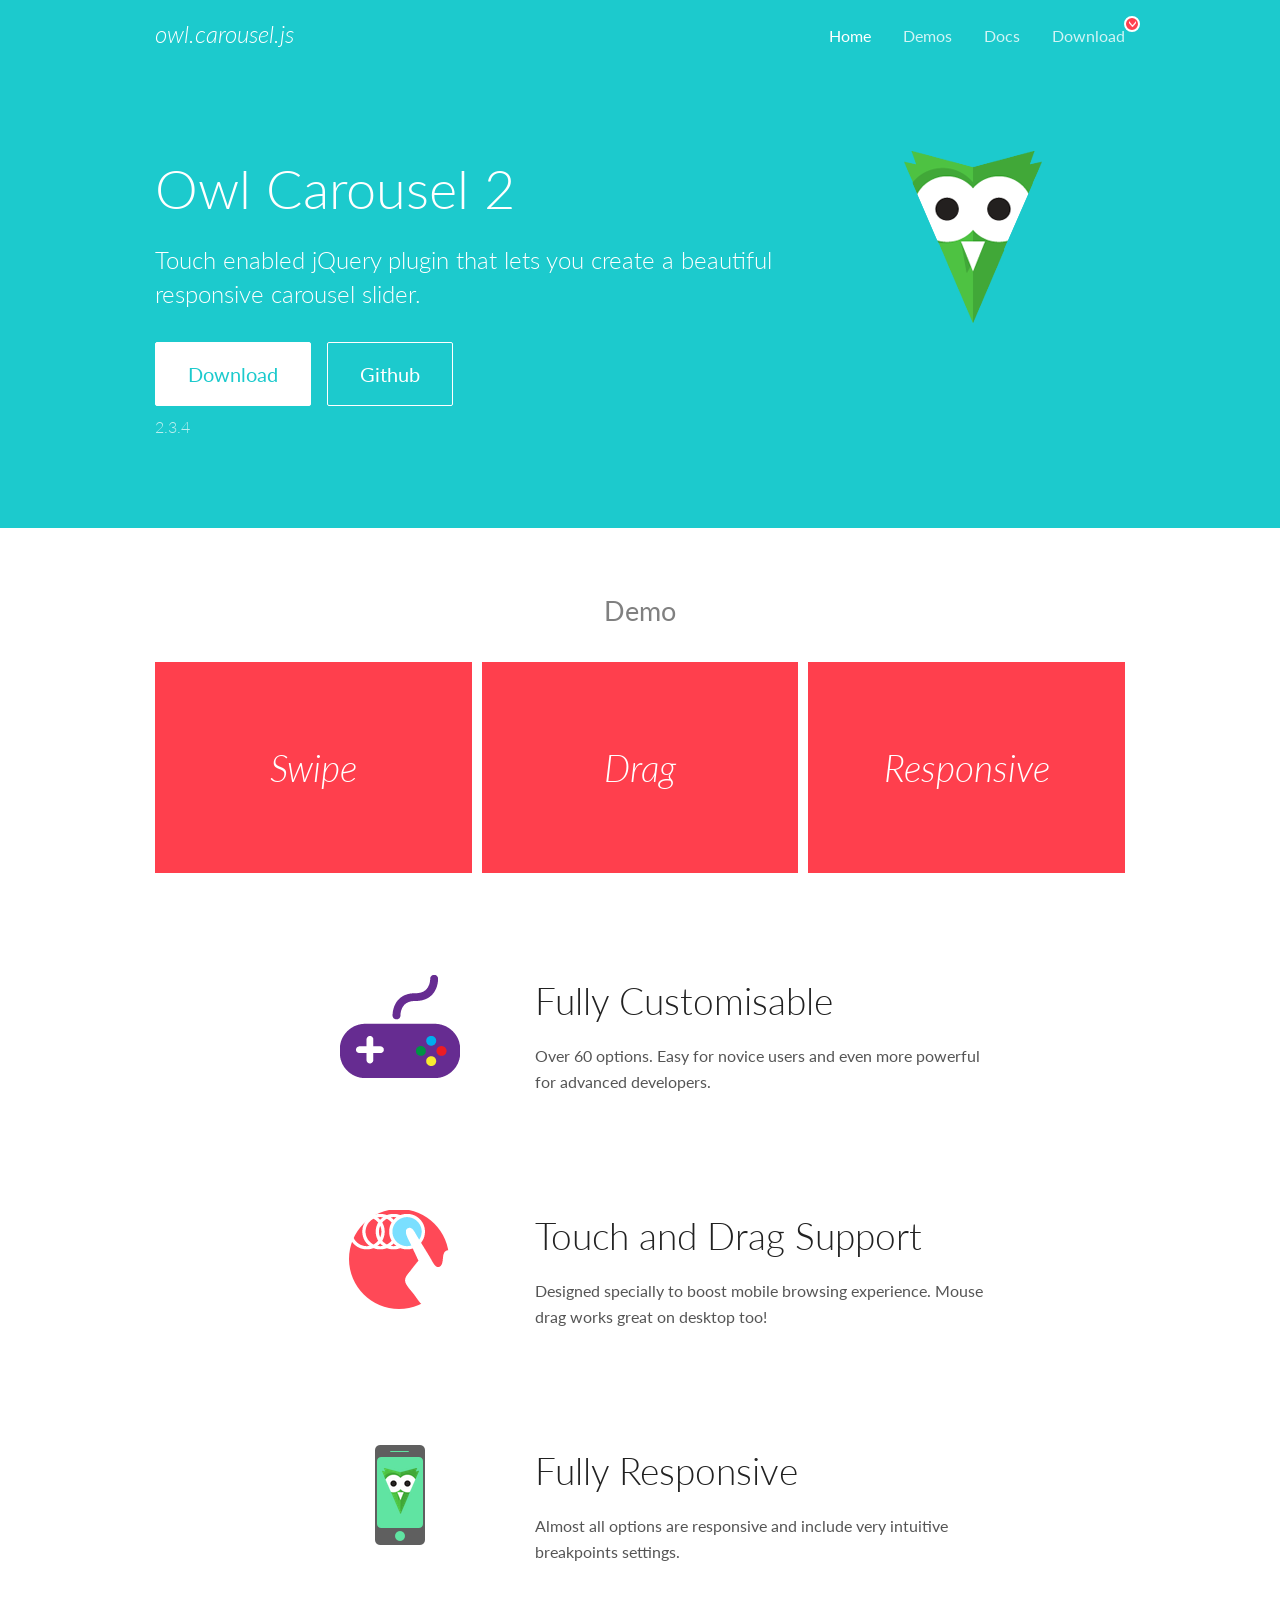
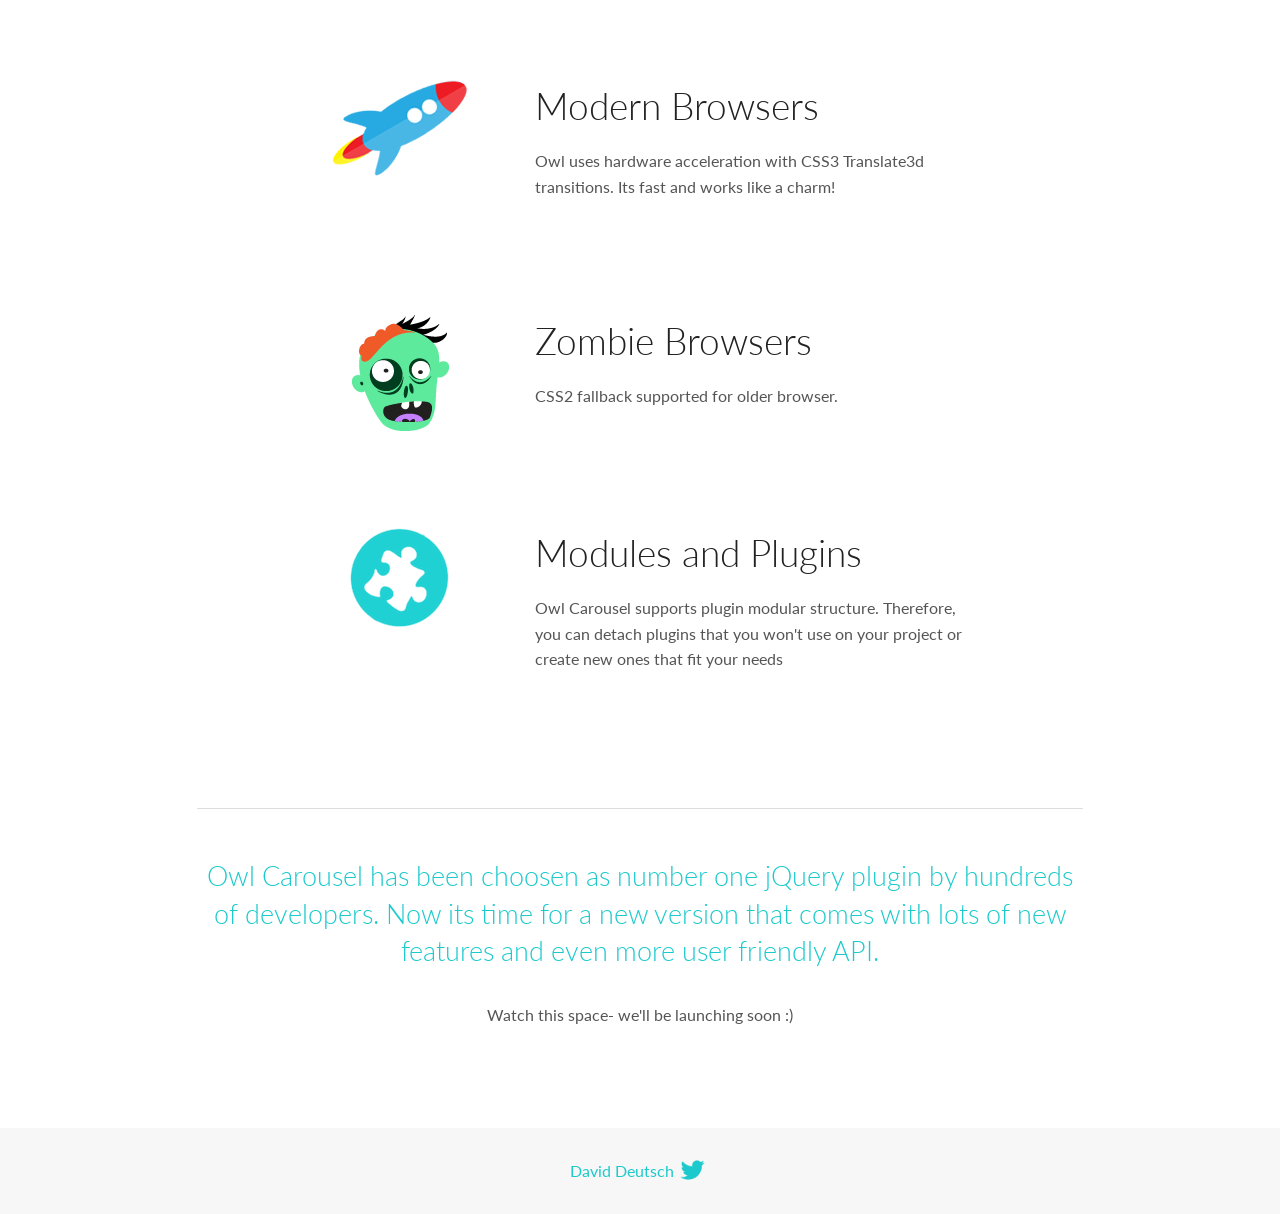
<file: static/js/OwlCarousel2-2.3.4/docs/index.html>
<!DOCTYPE html>
<html lang="en">
  <head>

    <!-- head -->
    <meta charset="utf-8">
    <meta name="msapplication-tap-highlight" content="no" />
    <meta name="viewport" content="width=device-width, initial-scale=1.0" />
    <meta name="description" content="Touch enabled jQuery plugin that lets you create beautiful responsive carousel slider.">
    <meta name="author" content="David Deutsch">
    <title>
      Home | Owl Carousel | 2.3.4
    </title>

    <!-- Stylesheets -->
    <link href='https://fonts.googleapis.com/css?family=Lato:300,400,700,400italic,300italic' rel='stylesheet' type='text/css'>
    <link rel="stylesheet" href="assets/css/docs.theme.min.css">

    <!-- Owl Stylesheets -->
    <link rel="stylesheet" href="assets/owlcarousel/assets/owl.carousel.min.css">
    <link rel="stylesheet" href="assets/owlcarousel/assets/owl.theme.default.min.css">

    <!-- HTML5 shim and Respond.js IE8 support of HTML5 elements and media queries -->

    <!--[if lt IE 9]>
      <script src="https://oss.maxcdn.com/libs/html5shiv/3.7.0/html5shiv.js"></script>
      <script src="https://oss.maxcdn.com/libs/respond.js/1.3.0/respond.min.js"></script>
    <![endif]-->

    <!-- Favicons -->
    <link rel="apple-touch-icon-precomposed" sizes="144x144" href="assets/ico/apple-touch-icon-144-precomposed.png">
    <link rel="shortcut icon" href="assets/ico/favicon.png">
    <link rel="shortcut icon" href="favicon.ico">

    <!-- Yeah i know js should not be in header. Its required for demos.-->

    <!-- javascript -->
    <script src="assets/vendors/jquery.min.js"></script>
    <script src="assets/owlcarousel/owl.carousel.js"></script>
  </head>
  <body>

    <!-- header -->
    <header class="header">
      <div class="row">
        <div class="large-12 columns">
          <div class="brand left">
            <h3>
              <a href="/OwlCarousel2/">owl.carousel.js</a> 
            </h3>
          </div>
          <a id="toggle-nav" class="right">
            <span></span> <span></span> <span></span> 
          </a> 
          <div class="nav-bar">
            <ul class="clearfix">
              <li class="active">
                <a href="/OwlCarousel2/index.html">Home</a> 
              </li>
              <li> <a href="/OwlCarousel2/demos/demos.html">Demos</a>  </li>
              <li> <a href="/OwlCarousel2/docs/started-welcome.html">Docs</a>  </li>
              <li>
                <a href="https://github.com/OwlCarousel2/OwlCarousel2/archive/2.3.4.zip">Download</a> 
                <span class="download"></span> 
              </li>
            </ul>
          </div>
        </div>
      </div>
    </header>

    <!-- home panel -->
    <section id="hero">
      <div class="row">
        <div class="large-8 medium-8 columns">
          <h1>Owl Carousel 2</h1>
          <h4>Touch enabled jQuery plugin that lets you create a beautiful responsive carousel slider.</h4>
          <a href="https://github.com/OwlCarousel2/OwlCarousel2/archive/2.3.4.zip" class="hero-button">Download</a> 
          <a href="https://github.com/OwlCarousel2/OwlCarousel2" class="hero-button outline">Github</a> 
          <p>2.3.4</p>
        </div>
        <div class="large-4 medium-4 columns">
          <img class="owl-logo" src="assets/img/owl-logo.png" alt="mr. Owl">
        </div>
      </div>
    </section>

    <!-- body -->
    <div class="home-demo">
      <div class="row">
        <div class="large-12 columns">
          <h3>Demo</h3>
          <div class="owl-carousel">
            <div class="item">
              <h2>Swipe</h2>
            </div>
            <div class="item">
              <h2>Drag</h2>
            </div>
            <div class="item">
              <h2>Responsive</h2>
            </div>
            <div class="item">
              <h2>CSS3</h2>
            </div>
            <div class="item">
              <h2>Fast</h2>
            </div>
            <div class="item">
              <h2>Easy</h2>
            </div>
            <div class="item">
              <h2>Free</h2>
            </div>
            <div class="item">
              <h2>Upgradable</h2>
            </div>
            <div class="item">
              <h2>Tons of options</h2>
            </div>
            <div class="item">
              <h2>Infinity</h2>
            </div>
            <div class="item">
              <h2>Auto Width</h2>
            </div>
          </div>
        </div>
      </div>
    </div>
    <script>
      var owl = $('.owl-carousel');
      owl.owlCarousel({
        margin: 10,
        loop: true,
        responsive: {
          0: {
            items: 1
          },
          600: {
            items: 2
          },
          1000: {
            items: 3
          }
        }
      })
    </script>

    <!-- features -->
    <div id="features">
      <div class="row">
        <div class="small-12 medium-9 small-centered columns">
          <section class="row feature">
            <div class="medium-4 small-12 columns">
              <img src="assets/img/feature-options.png" alt="">
            </div>
            <div class="medium-8 small-12 columns">
              <h2>Fully Customisable</h2>
              <p>Over 60 options. Easy for novice users and even more powerful for advanced developers.</p>
            </div>
          </section>
          <section class="row feature">
            <div class="medium-4 small-12 columns">
              <img src="assets/img/feature-drag.png" alt="">
            </div>
            <div class="medium-8 small-12 columns">
              <h2>Touch and Drag Support</h2>
              <p>Designed specially to boost mobile browsing experience. Mouse drag works great on desktop too!</p>
            </div>
          </section>
          <section class="row feature">
            <div class="medium-4 small-12 columns">
              <img src="assets/img/feature-responsive.png" alt="">
            </div>
            <div class="medium-8 small-12 columns">
              <h2>Fully Responsive</h2>
              <p>Almost all options are responsive and include very intuitive breakpoints settings.</p>
            </div>
          </section>
          <section class="row feature">
            <div class="medium-4 small-12 columns">
              <img src="assets/img/feature-modern.png" alt="">
            </div>
            <div class="medium-8 small-12 columns">
              <h2>Modern Browsers</h2>
              <p>Owl uses hardware acceleration with CSS3 Translate3d transitions. Its fast and works like a charm! </p>
            </div>
          </section>
          <section class="row feature">
            <div class="medium-4 small-12 columns">
              <img src="assets/img/feature-zombie.png" alt="">
            </div>
            <div class="medium-8 small-12 columns">
              <h2>Zombie Browsers</h2>
              <p>CSS2 fallback supported for older browser.</p>
            </div>
          </section>
          <section class="row feature">
            <div class="medium-4 small-12 columns">
              <img src="assets/img/feature-module.png" alt="">
            </div>
            <div class="medium-8 small-12 columns">
              <h2>Modules and Plugins</h2>
              <p>Owl Carousel supports plugin modular structure. Therefore, you can detach plugins that you won&#x27;t use on your project or create new ones that fit your needs</p>
            </div>
          </section>
        </div>
      </div>
    </div>

    <!-- footer -->
    <section id="teaser-text">
      <div class="row">
        <div class="small-12 medium-11 small-centered columns">
          <hr>
          <h3 id="owl-carousel-has-been-choosen-as-number-one-jquery-plugin-by-hundreds-of-developers-now-its-time-for-a-new-version-that-comes-with-lots-of-new-features-and-even-more-user-friendly-api-">Owl Carousel has been choosen as number one jQuery plugin by hundreds of developers. Now its time for a new version that comes with lots of new features and even more user friendly API.</h3>
          <p>Watch this space- we&#39;ll be launching soon :)</p>
        </div>
      </div>
    </section>

    <!-- footer -->
    <footer class="footer">
      <div class="row">
        <div class="large-12 columns">
          <h5>
            <a href="/OwlCarousel2/docs/support-contact.html">David Deutsch</a> 
            <a id="custom-tweet-button" href="https://twitter.com/share?url=https://github.com/OwlCarousel2/OwlCarousel2&text=Owl Carousel - This is so awesome! " target="_blank"></a> 
          </h5>
        </div>
      </div>
    </footer>

    <!-- vendors -->
    <script src="assets/vendors/highlight.js"></script>
    <script src="assets/js/app.js"></script>
  </body>
</html>
</file>
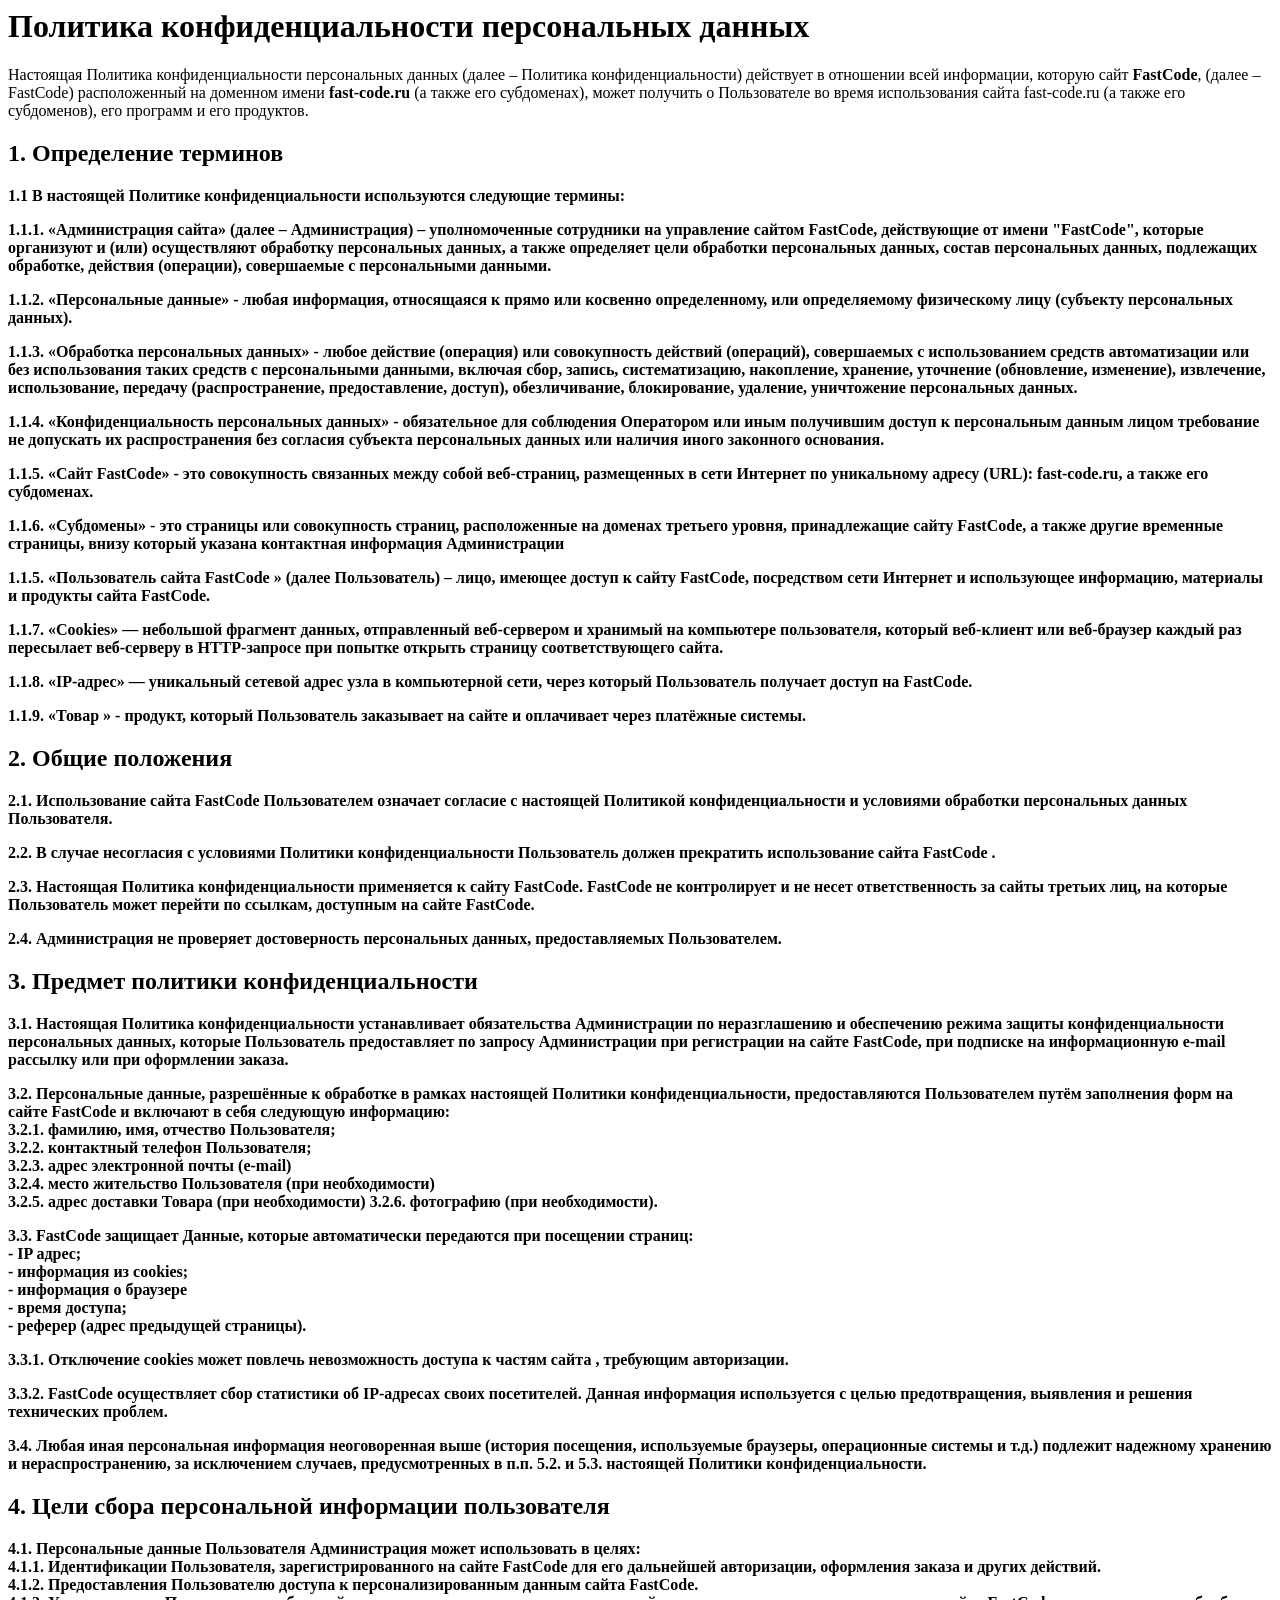
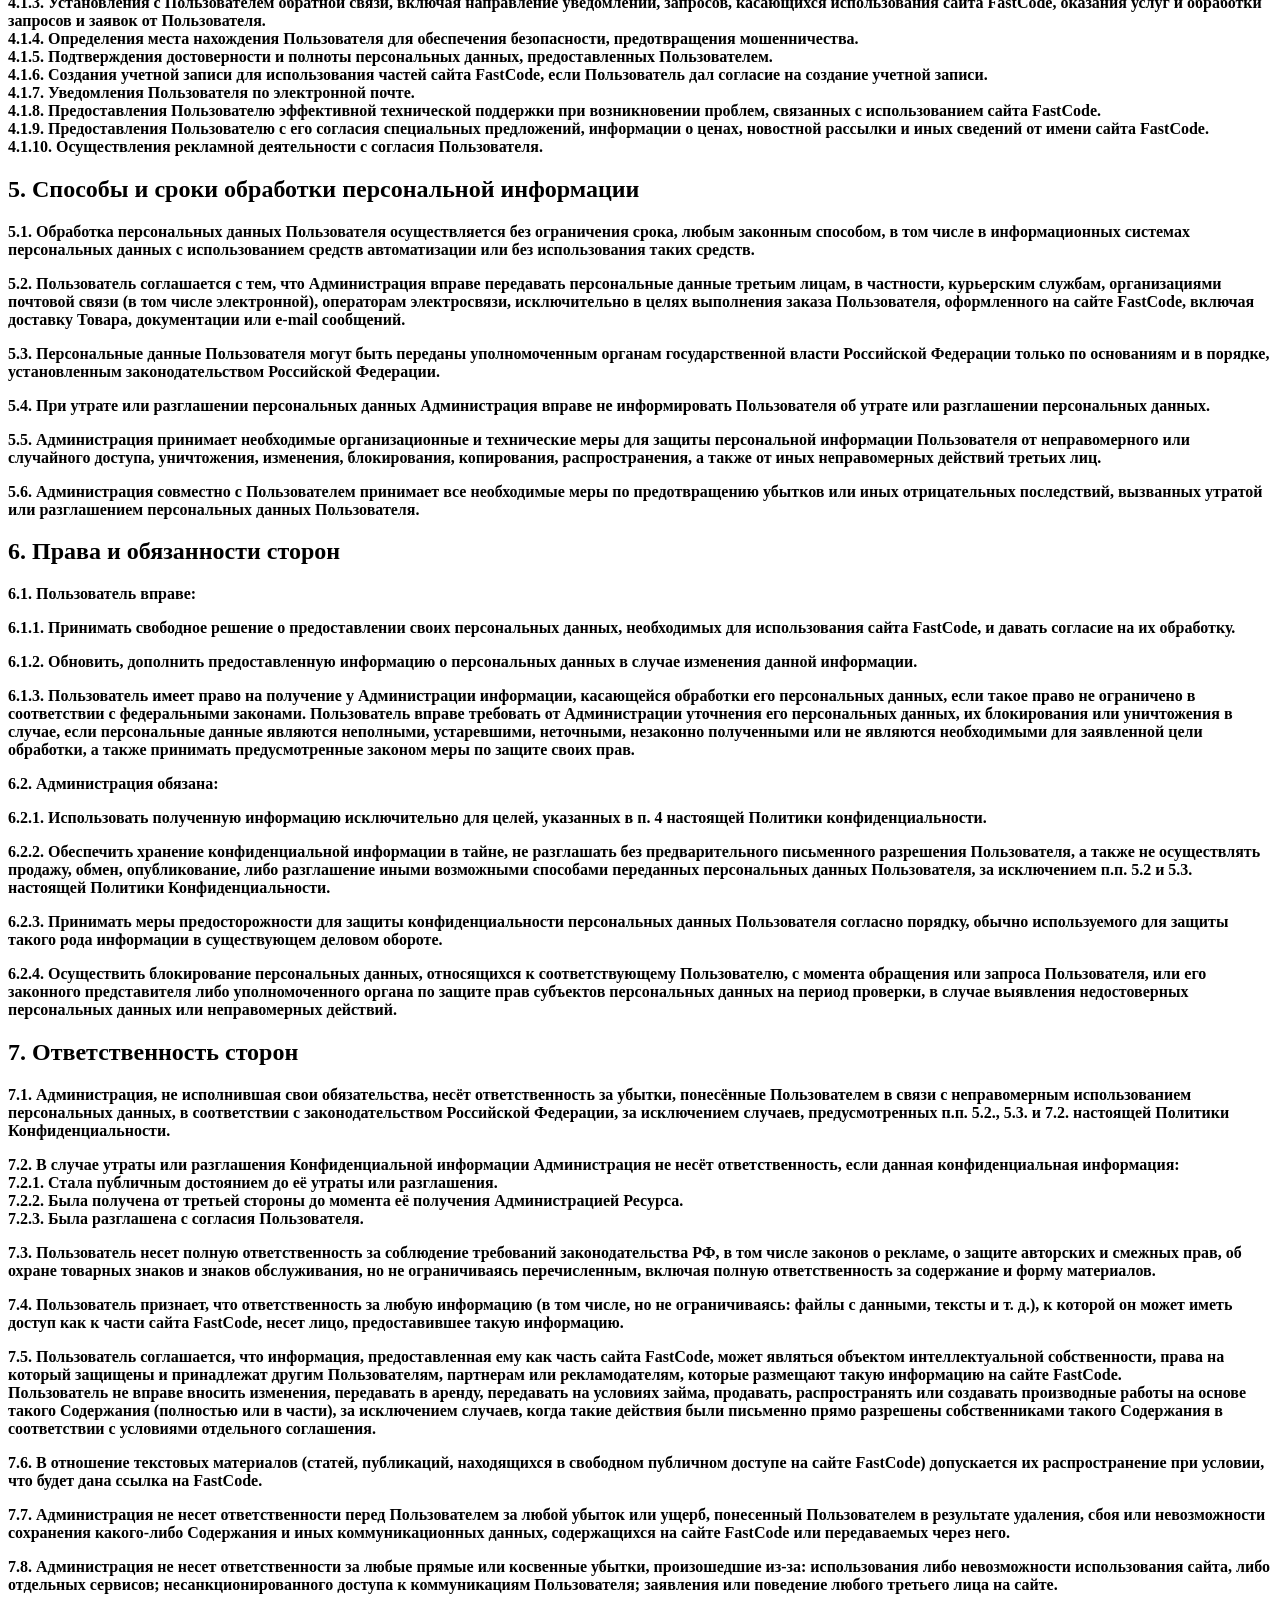
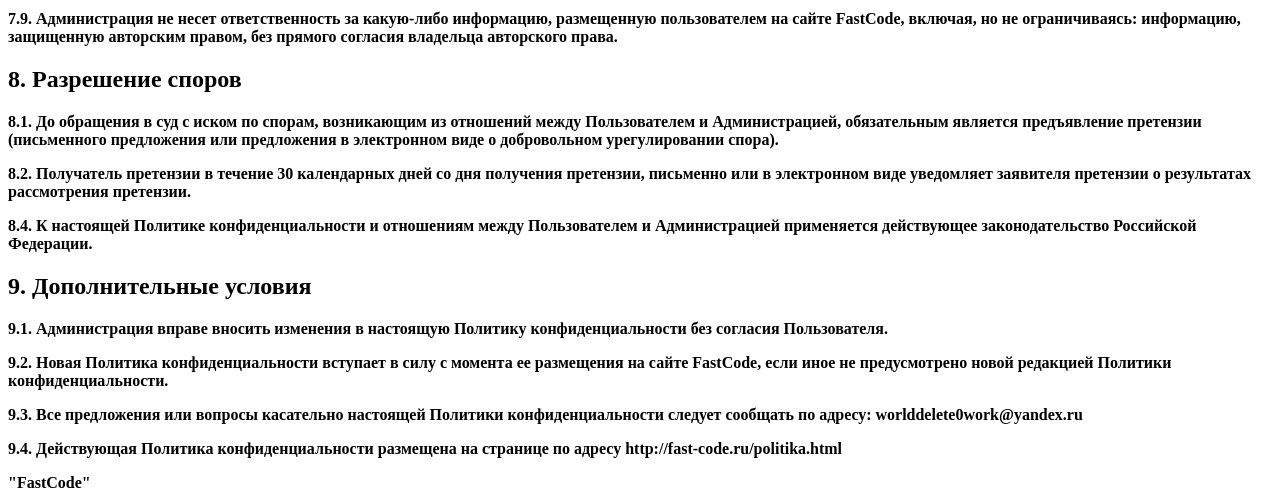
<file: templates/main/politica.html>
<body><div class="layout">
    <h1>Политика конфиденциальности персональных данных</h1>
    <p>Настоящая Политика конфиденциальности персональных данных (далее – Политика конфиденциальности) действует в 
    отношении всей информации, которую сайт <strong>FastCode</strong>, (далее – FastCode) расположенный на 
    доменном имени <strong>fast-code.ru</strong> (а также его субдоменах), может получить о Пользователе во время использования 
    сайта fast-code.ru (а также его субдоменов), его программ и его продуктов.</p>
    
    <h2>1. Определение терминов</h2>
    
    <p><strong>1.1 В настоящей Политике конфиденциальности используются следующие термины:<strong></strong></strong></p><strong><strong>
    
    <p>1.1.1. «<strong>Администрация сайта</strong>» (далее – Администрация) – уполномоченные сотрудники 
    на управление сайтом <strong>FastCode</strong>, действующие от имени  "FastCode",
    которые организуют и (или) осуществляют обработку персональных данных, а также определяет цели обработки персональных 
    данных, состав персональных данных, подлежащих обработке, действия (операции), совершаемые с персональными данными.</p>
    
    <p>1.1.2. «Персональные данные» - любая информация, относящаяся к прямо или косвенно определенному, или определяемому 
    физическому лицу (субъекту персональных данных).</p>

    <p>1.1.3. «Обработка персональных данных» - любое действие (операция) или совокупность действий (операций), совершаемых 
    с использованием средств автоматизации или без использования таких средств с персональными данными, включая сбор, запись, 
    систематизацию, накопление, хранение, уточнение (обновление, изменение), извлечение, использование, передачу 
    (распространение, предоставление, доступ), обезличивание, блокирование, удаление, уничтожение персональных данных.</p>

    <p>1.1.4. «Конфиденциальность персональных данных» - обязательное для соблюдения Оператором или иным получившим доступ 
    к персональным данным лицом требование не допускать их распространения без согласия субъекта персональных данных или 
    наличия иного законного основания.</p>

    <p>1.1.5. «Сайт <strong> FastCode</strong>» - это совокупность связанных между собой веб-страниц, размещенных в сети Интернет по уникальному 
    адресу (URL): <strong>fast-code.ru</strong>, а также его субдоменах.</p>

    <p>1.1.6. «Субдомены»  - это страницы или совокупность страниц, расположенные на доменах третьего уровня, 
    принадлежащие сайту FastCode, а также другие временные страницы, внизу который указана контактная
    информация Администрации</p>
    
    <p>1.1.5. «Пользователь сайта <strong>FastCode</strong> » (далее Пользователь) – лицо, имеющее доступ 
    к сайту <strong>FastCode</strong>, посредством сети Интернет 
    и использующее информацию, материалы и продукты сайта <strong>FastCode</strong>.</p>
    
    <p>1.1.7. «Cookies» — небольшой фрагмент данных, отправленный веб-сервером и хранимый на компьютере пользователя, 
    который веб-клиент или веб-браузер каждый раз пересылает веб-серверу в HTTP-запросе при попытке открыть страницу 
    соответствующего сайта.</p>

    <p>1.1.8. «IP-адрес» — уникальный сетевой адрес узла в компьютерной сети, через который Пользователь получает доступ на 
    FastCode.</p>
    
    <p>1.1.9. «Товар » - продукт, который Пользователь заказывает на сайте и оплачивает через платёжные системы.</p>
    
    <h2>2. Общие положения</h2>
    <p>2.1. Использование сайта FastCode Пользователем означает согласие с настоящей Политикой 
    конфиденциальности и условиями обработки персональных данных Пользователя.</p>

    <p>2.2. В случае несогласия с условиями Политики конфиденциальности Пользователь должен прекратить использование 
    сайта FastCode .</p>

    <p>2.3. Настоящая Политика конфиденциальности применяется к сайту FastCode.
    FastCode не контролирует и не несет ответственность за сайты третьих лиц, на которые Пользователь 
    может перейти по ссылкам, доступным на сайте FastCode.</p>

    <p>2.4. Администрация не проверяет достоверность персональных данных, предоставляемых Пользователем.</p>
    
    <h2>3. Предмет политики конфиденциальности</h2>
    
    <p>3.1. Настоящая Политика конфиденциальности устанавливает обязательства Администрации по неразглашению и обеспечению 
    режима защиты конфиденциальности персональных данных, которые Пользователь предоставляет по запросу Администрации при 
    регистрации на сайте FastCode, при подписке на информационную e-mail рассылку или при оформлении заказа.</p>
    
    <p>3.2. Персональные данные, разрешённые к обработке в рамках настоящей Политики конфиденциальности, предоставляются 
    Пользователем путём заполнения форм на сайте FastCode и включают в себя следующую информацию:<br>
    3.2.1. фамилию, имя, отчество Пользователя;<br>
    3.2.2. контактный телефон Пользователя;<br>
    3.2.3. адрес электронной почты (e-mail)<br>
    3.2.4. место жительство Пользователя (при необходимости)<br>
    3.2.5. адрес доставки Товара (при необходимости)
    3.2.6. фотографию (при необходимости).</p>

    <p>3.3. FastCode защищает Данные, которые автоматически передаются при посещении страниц:<br>
    - IP адрес;<br>
    - информация из cookies;<br>
    - информация о браузере <br>
    - время доступа;<br>
    - реферер (адрес предыдущей страницы).</p>

    <p>3.3.1. Отключение cookies может повлечь невозможность доступа к частям сайта <!--?php echo FastCode ?-->, требующим 
    авторизации.</p>

    <p>3.3.2. FastCode осуществляет сбор статистики об IP-адресах своих посетителей. Данная информация 
    используется с целью предотвращения, выявления и решения технических проблем.</p>
    <p>3.4. Любая иная персональная информация неоговоренная выше (история посещения, используемые браузеры, операционные 
    системы и т.д.) подлежит надежному хранению и нераспространению, за исключением случаев, 
    предусмотренных в п.п. 5.2. и 5.3. настоящей Политики конфиденциальности.</p>
    
    <h2>4. Цели сбора персональной информации пользователя</h2>
    
    <p>4.1. Персональные данные Пользователя Администрация может использовать в целях:<br>
    4.1.1. Идентификации Пользователя, зарегистрированного на сайте FastCode для его дальнейшей авторизации, оформления заказа 
    и других действий.<br>

    4.1.2. Предоставления Пользователю доступа к персонализированным данным сайта FastCode.<br>

    4.1.3. Установления с Пользователем обратной связи, включая направление уведомлений, запросов, касающихся использования 
    сайта FastCode, оказания услуг и обработки запросов и заявок от Пользователя.<br>

    4.1.4. Определения места нахождения Пользователя для обеспечения безопасности, предотвращения мошенничества.<br>

    4.1.5. Подтверждения достоверности и полноты персональных данных, предоставленных Пользователем.<br>

    4.1.6. Создания учетной записи для использования частей сайта FastCode, если Пользователь дал согласие на 
    создание учетной записи.<br>

    4.1.7. Уведомления Пользователя по электронной почте.<br>

    4.1.8. Предоставления Пользователю эффективной технической поддержки при возникновении проблем, связанных с использованием 
    сайта FastCode.<br>

    4.1.9. Предоставления Пользователю с его согласия специальных предложений, информации о ценах, новостной рассылки и иных сведений от имени 
    сайта FastCode.<br>
    4.1.10. Осуществления рекламной деятельности с согласия Пользователя.</p>
    
    <h2>5. Способы и сроки обработки персональной информации</h2>
    
    <p>5.1. Обработка персональных данных Пользователя осуществляется без ограничения срока, любым законным способом, в 
    том числе в информационных системах персональных данных с использованием средств автоматизации или без использования 
    таких средств.</p>
    <p>5.2. Пользователь соглашается с тем, что Администрация вправе передавать персональные данные третьим лицам, в 
    частности, курьерским службам, организациями почтовой связи (в том числе электронной), операторам электросвязи, 
    исключительно в целях выполнения заказа Пользователя, оформленного на сайте FastCode, включая доставку Товара, 
    документации или e-mail сообщений.</p>
    <p>5.3. Персональные данные Пользователя могут быть переданы уполномоченным органам государственной власти Российской 
    Федерации только по основаниям и в порядке, установленным законодательством Российской Федерации.</p>
    
    <p>5.4. При утрате или разглашении персональных данных Администрация вправе не информировать Пользователя об утрате или 
    разглашении персональных данных.</p>
    <p>5.5. Администрация принимает необходимые организационные и технические меры для защиты персональной информации 
    Пользователя от неправомерного или случайного доступа, уничтожения, изменения, блокирования, копирования, распространения, 
    а также от иных неправомерных действий третьих лиц.</p>
    <p>5.6. Администрация совместно с Пользователем принимает все необходимые меры по предотвращению убытков или иных 
    отрицательных последствий, вызванных утратой или разглашением персональных данных Пользователя.</p>
    
    <h2>6. Права и обязанности сторон</h2>
    
    <p><strong>6.1. Пользователь вправе:</strong></p>
    <p>6.1.1. Принимать свободное решение о предоставлении своих персональных данных, необходимых для использования 
    сайта FastCode, и давать согласие на их обработку.</p>

    <p>6.1.2. Обновить, дополнить предоставленную информацию о персональных данных в случае изменения данной информации.</p>
    
    <p>6.1.3. Пользователь имеет право на получение у Администрации информации, касающейся обработки его персональных данных, 
    если такое право не ограничено в соответствии с федеральными законами. Пользователь вправе требовать от Администрации
    уточнения его персональных данных, их блокирования или уничтожения в случае, если персональные данные являются неполными, 
    устаревшими, неточными, незаконно полученными или не являются необходимыми для заявленной цели обработки, а также 
    принимать предусмотренные законом меры по защите своих прав.</p>

    <p><strong>6.2. Администрация обязана:</strong></p>
    <p>6.2.1. Использовать полученную информацию исключительно для целей, указанных в п. 4 настоящей Политики 
    конфиденциальности.</p>

    <p>6.2.2. Обеспечить хранение конфиденциальной информации в тайне, не разглашать без предварительного письменного 
    разрешения Пользователя, а также не осуществлять продажу, обмен, опубликование, либо разглашение иными возможными 
    способами переданных персональных данных Пользователя, за исключением п.п. 5.2 и 5.3. настоящей Политики Конфиденциальности.</p>

    <p>6.2.3. Принимать меры предосторожности для защиты конфиденциальности персональных данных Пользователя согласно порядку, 
    обычно используемого для защиты такого рода информации в существующем деловом обороте.</p>

    <p>6.2.4. Осуществить блокирование персональных данных, относящихся к соответствующему Пользователю, с момента 
    обращения или запроса Пользователя, или его законного представителя либо уполномоченного органа по защите прав 
    субъектов персональных данных на период проверки, в случае выявления недостоверных персональных данных или 
    неправомерных действий.</p>
    
    <h2>7. Ответственность сторон</h2>
    <p>7.1. Администрация, не исполнившая свои обязательства, несёт ответственность за убытки, 
    понесённые Пользователем в связи с неправомерным использованием персональных данных, в соответствии с законодательством 
    Российской Федерации, за исключением случаев, предусмотренных п.п. 5.2., 5.3. и 7.2. настоящей Политики Конфиденциальности.</p>

    <p>7.2. В случае утраты или разглашения Конфиденциальной информации Администрация не несёт ответственность, 
    если данная конфиденциальная информация:<br>
    7.2.1. Стала публичным достоянием до её утраты или разглашения.<br>
    7.2.2. Была получена от третьей стороны до момента её получения Администрацией Ресурса.<br>
    7.2.3. Была разглашена с согласия Пользователя.</p>

    <p>7.3. Пользователь несет полную ответственность за соблюдение требований законодательства РФ, в том числе законов о 
    рекламе, о защите авторских и смежных прав, об охране товарных знаков и знаков обслуживания, но не ограничиваясь 
    перечисленным, включая полную ответственность за содержание и форму материалов.</p>

    <p>7.4. Пользователь признает, что ответственность за любую информацию (в том числе, но не ограничиваясь: файлы с данными, 
    тексты и т. д.), к которой он может иметь доступ как к части сайта FastCode, несет лицо, предоставившее 
    такую информацию.</p>
    
    <p>7.5. Пользователь соглашается, что информация, предоставленная ему как часть сайта FastCode, может 
    являться объектом интеллектуальной собственности, права на который защищены и принадлежат другим Пользователям, 
    партнерам или рекламодателям, которые размещают такую информацию на сайте FastCode. <br>
    Пользователь не вправе вносить изменения, передавать в аренду, передавать на условиях займа, продавать, распространять 
    или создавать производные работы на основе такого Содержания (полностью или в части), за исключением случаев, когда такие 
    действия были письменно прямо разрешены собственниками такого Содержания в соответствии с условиями отдельного соглашения.</p>

    <p>7.6. В отношение текстовых материалов (статей, публикаций, находящихся в свободном публичном доступе на 
    сайте FastCode) допускается их распространение при условии, что будет дана ссылка 
    на FastCode.</p>
    
    <p>7.7. Администрация не несет ответственности перед Пользователем за любой убыток или ущерб, понесенный Пользователем 
    в результате удаления, сбоя или невозможности сохранения какого-либо Содержания и иных коммуникационных данных, 
    содержащихся на сайте FastCode или передаваемых через него.</p>

    <p>7.8. Администрация не несет ответственности за любые прямые или косвенные убытки, произошедшие из-за: использования 
    либо невозможности использования сайта, либо отдельных сервисов; несанкционированного доступа к коммуникациям 
    Пользователя; заявления или поведение любого третьего лица на сайте.</p>
    
    <p>7.9. Администрация не несет ответственность за какую-либо информацию, размещенную пользователем на 
    сайте FastCode, включая, но не ограничиваясь: информацию, защищенную авторским правом, без прямого 
    согласия владельца авторского права.</p>
    
    <h2>8. Разрешение споров</h2>
    
    <p>8.1. До обращения в суд с иском по спорам, возникающим из отношений между Пользователем и Администрацией, обязательным 
    является предъявление претензии (письменного предложения или предложения в электронном виде о добровольном урегулировании 
    спора).</p>

    <p>8.2. Получатель претензии в течение 30 календарных дней со дня получения претензии, письменно или в электронном виде 
    уведомляет заявителя претензии о результатах рассмотрения претензии.</p>



    <p>8.4. К настоящей Политике конфиденциальности и отношениям между Пользователем и Администрацией 
    применяется действующее законодательство Российской Федерации.</p>
    
    <h2>9. Дополнительные условия</h2>
    <p>9.1. Администрация вправе вносить изменения в настоящую Политику конфиденциальности без согласия Пользователя.</p>

    <p>9.2. Новая Политика конфиденциальности вступает в силу с момента ее размещения на сайте FastCode, если 
    иное не предусмотрено новой редакцией Политики конфиденциальности.</p>

    <p>9.3. Все предложения или вопросы касательно настоящей Политики конфиденциальности следует сообщать по 
    адресу: worlddelete0work@yandex.ru</p>
    
    <p>9.4. Действующая Политика конфиденциальности размещена на странице по адресу http://fast-code.ru/politika.html</p>
    "FastCode"
</strong></strong></div></body>
</file>
